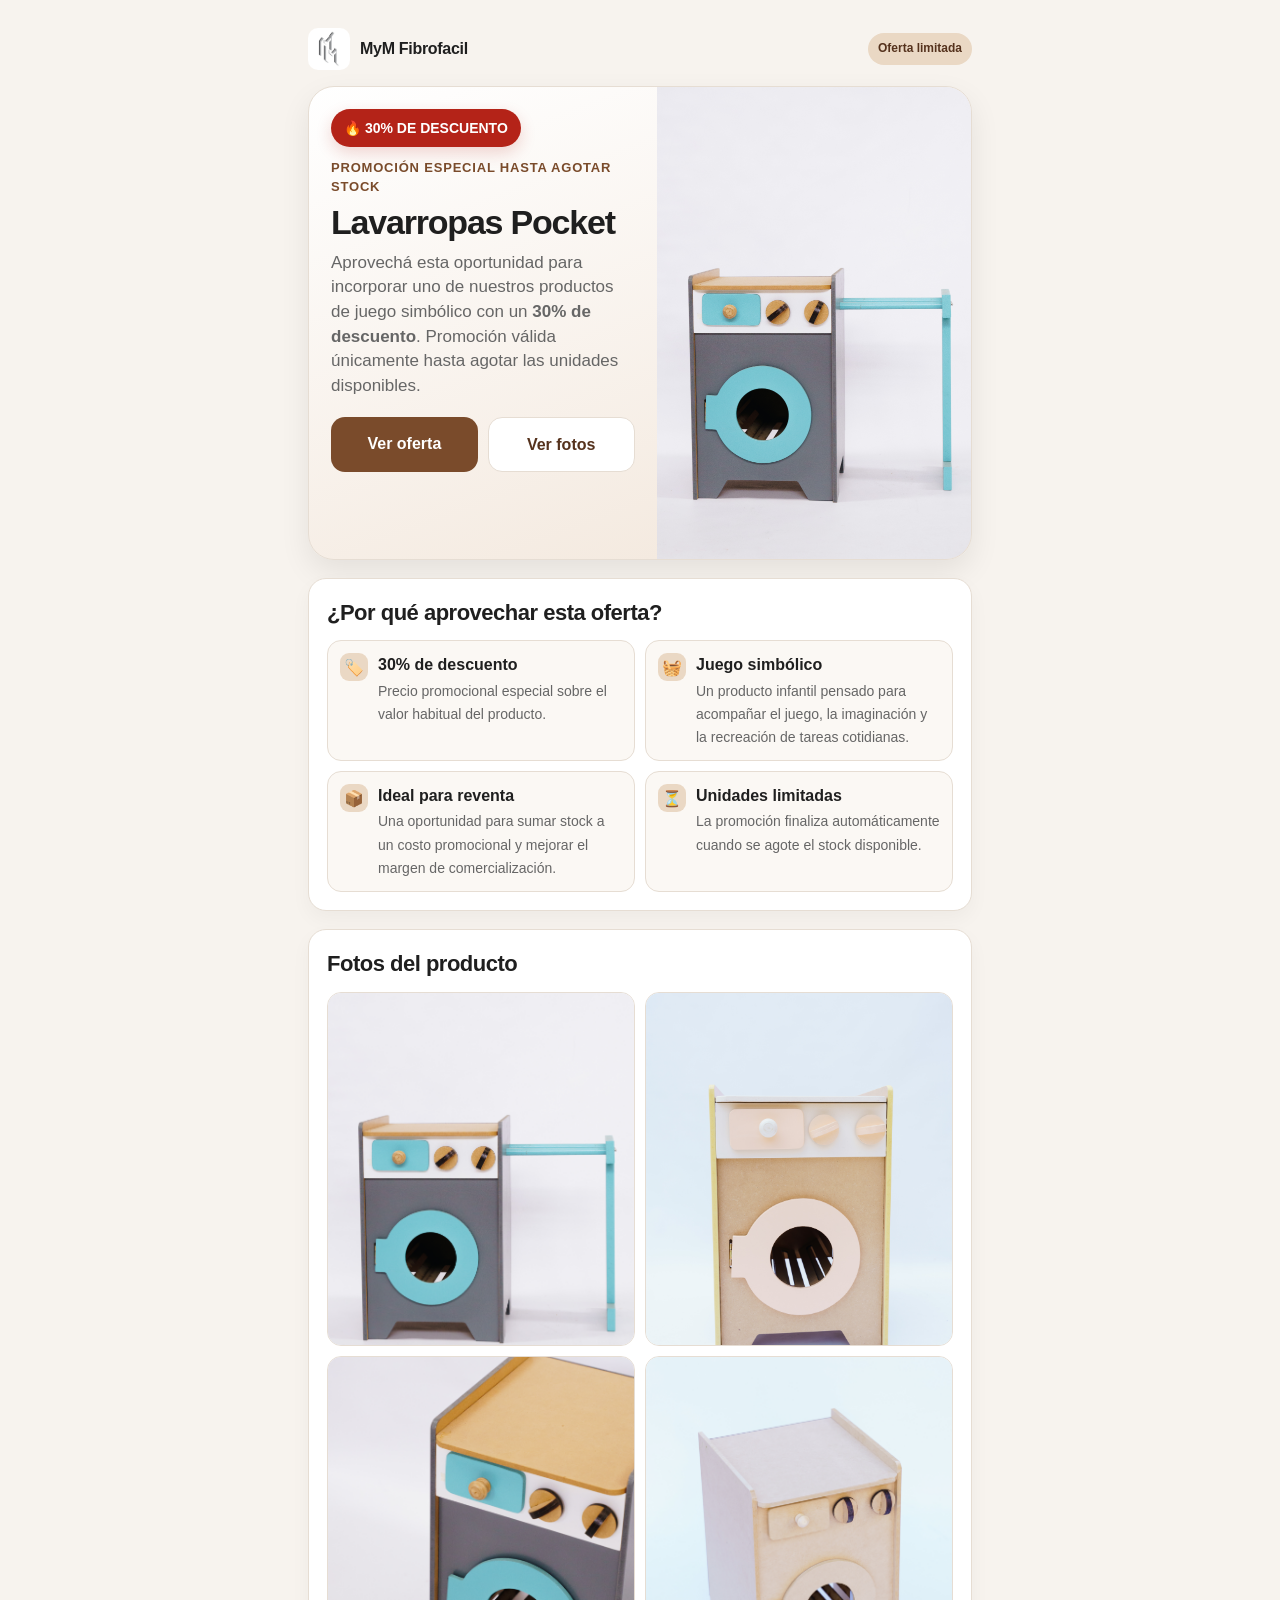
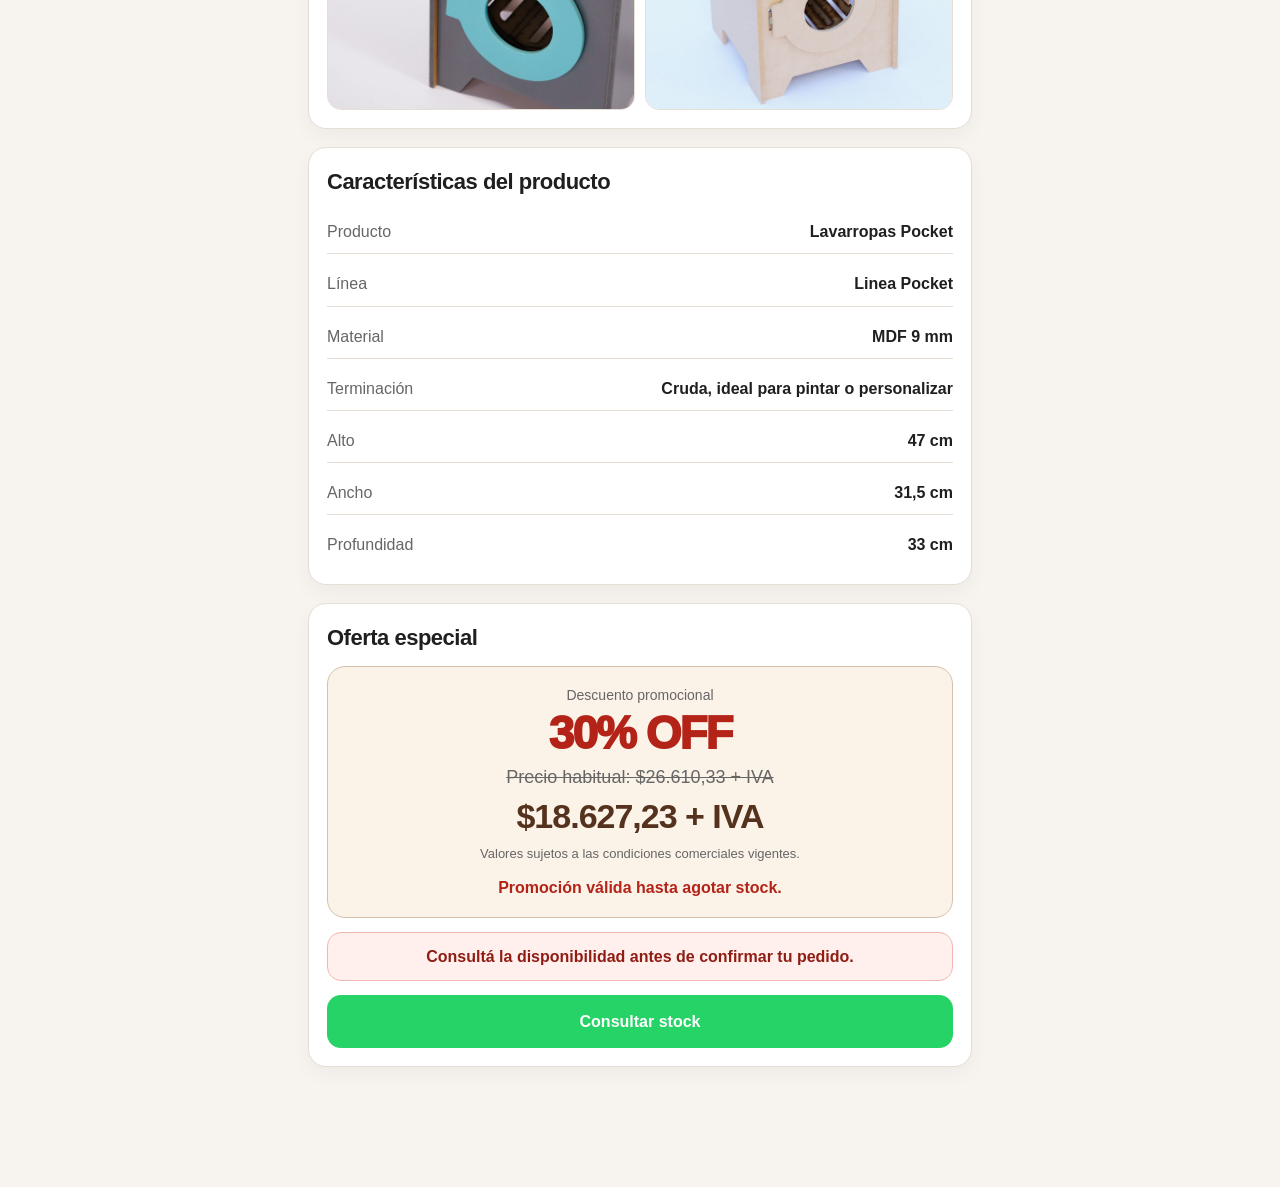
<file: index.html>
<!DOCTYPE html>
<html lang="es-AR">
<head>
  <meta charset="UTF-8" />
  <meta name="viewport" content="width=device-width, initial-scale=1.0" />
  <meta name="referrer" content="strict-origin-when-cross-origin" />

  <title>Oferta Lavarropas Pocket | 30% OFF | MyM Fibrofacil</title>
  <meta name="description" content="Oferta especial del Lavarropas Pocket con 30% de descuento hasta agotar stock. Producto mayorista de MyM Fibrofacil." />

  <!-- Open Graph para compartir por WhatsApp -->
  <meta property="og:title" content="Lavarropas Pocket con 30% de descuento" />
  <meta property="og:description" content="Oferta especial por tiempo limitado. Aprovechá el 30% de descuento hasta agotar stock." />
  <meta property="og:image" content="img/lavarropas-pocket-principal.jpg" />
  <meta property="og:type" content="website" />

  <style>
    :root {
      --bg: #f7f3ee;
      --card: #ffffff;
      --text: #1f1f1f;
      --muted: #666666;
      --brand: #7a4b2b;
      --brand-dark: #55321d;
      --accent: #d9b28c;
      --border: #e6ddd3;
      --success: #1f8f4d;
      --shadow: 0 12px 30px rgba(0, 0, 0, 0.08);
      --radius: 18px;
    }

    * {
      box-sizing: border-box;
    }

    body {
      margin: 0;
      font-family: Arial, Helvetica, sans-serif;
      background: var(--bg);
      color: var(--text);
      line-height: 1.45;
      padding-bottom: 92px;
    }

    img {
      max-width: 100%;
      display: block;
    }

    a {
      color: inherit;
      text-decoration: none;
    }

    .page {
      max-width: 720px;
      margin: 0 auto;
      padding: 18px;
    }

    .topbar {
      display: flex;
      align-items: center;
      justify-content: space-between;
      gap: 12px;
      margin-bottom: 16px;
    }

    .brand {
      display: flex;
      align-items: center;
      gap: 10px;
      font-weight: 800;
      letter-spacing: -0.3px;
    }

    .brand-logo {
      width: 42px;
      height: 42px;
      object-fit: contain;
      display: block;
      border-radius: 10px;
      background: white;
      padding: 3px;
    }

    .tag {
      font-size: 12px;
      font-weight: 700;
      color: var(--brand-dark);
      background: #ead8c4;
      padding: 7px 10px;
      border-radius: 999px;
      white-space: nowrap;
    }

    .hero {
      background: linear-gradient(160deg, #ffffff 0%, #f2e6da 100%);
      border: 1px solid var(--border);
      border-radius: 26px;
      overflow: hidden;
      box-shadow: var(--shadow);
    }

    .hero-content {
      padding: 22px;
    }

    .eyebrow {
      color: var(--brand);
      font-weight: 800;
      font-size: 13px;
      text-transform: uppercase;
      letter-spacing: 0.8px;
      margin-bottom: 8px;
    }

    h1 {
      margin: 0 0 10px;
      font-size: 34px;
      line-height: 1.05;
      letter-spacing: -1.2px;
    }

    .subtitle {
      color: var(--muted);
      font-size: 17px;
      margin: 0 0 18px;
    }

    .hero-image {
      background: #efe4d8;
    }

    .hero-image img {
      width: 100%;
      aspect-ratio: 4 / 3;
      object-fit: cover;
    }

    .cta-row {
      display: grid;
      grid-template-columns: 1fr;
      gap: 10px;
      margin-top: 18px;
    }

    .btn {
      border: none;
      border-radius: 14px;
      padding: 15px 16px;
      font-size: 16px;
      font-weight: 800;
      text-align: center;
      cursor: pointer;
      display: block;
    }

    .btn-primary {
      background: var(--brand);
      color: white;
    }

    .btn-primary:hover {
      background: var(--brand-dark);
    }

    .btn-secondary {
      background: white;
      color: var(--brand-dark);
      border: 1px solid var(--border);
    }

    .section {
      margin-top: 18px;
      background: var(--card);
      border: 1px solid var(--border);
      border-radius: var(--radius);
      box-shadow: 0 8px 20px rgba(0,0,0,0.04);
      padding: 18px;
    }

    .section h2 {
      margin: 0 0 12px;
      font-size: 22px;
      letter-spacing: -0.5px;
    }

    .section p {
      margin-top: 0;
      color: var(--muted);
    }

    .features {
      display: grid;
      gap: 10px;
    }

    .feature {
      display: flex;
      gap: 10px;
      align-items: flex-start;
      background: #fbf8f4;
      border: 1px solid var(--border);
      padding: 12px;
      border-radius: 14px;
    }

    .icon {
      width: 28px;
      height: 28px;
      border-radius: 9px;
      background: #ead8c4;
      display: grid;
      place-items: center;
      flex: 0 0 auto;
    }

    .feature strong {
      display: block;
      margin-bottom: 2px;
    }

    .feature span {
      color: var(--muted);
      font-size: 14px;
    }

    .gallery {
      display: grid;
      grid-template-columns: 1fr 1fr;
      gap: 10px;
    }

    .gallery img {
      width: 100%;
      aspect-ratio: 1 / 1.15;
      object-fit: cover;
      border-radius: 14px;
      background: #eee;
      border: 1px solid var(--border);
    }

    .specs {
      display: grid;
      gap: 8px;
    }

    .spec {
      display: flex;
      justify-content: space-between;
      gap: 14px;
      border-bottom: 1px solid var(--border);
      padding: 10px 0;
    }

    .spec:last-child {
      border-bottom: none;
    }

    .spec span:first-child {
      color: var(--muted);
    }

    .spec span:last-child {
      font-weight: 800;
      text-align: right;
    }



    .price-card {
      border: 1px solid #d5c1ad;
      background: #fbf2e8;
      border-radius: 18px;
      padding: 18px;
      text-align: center;
    }

    .price-label {
      color: var(--muted);
      font-size: 14px;
      margin-bottom: 3px;
    }

    .price {
      font-size: 34px;
      font-weight: 900;
      color: var(--brand-dark);
      letter-spacing: -1px;
    }

    .price-note {
      color: var(--muted);
      font-size: 13px;
      margin-top: 4px;
    }

    .video-wrap {
      position: relative;
      width: 100%;
      padding-bottom: 56.25%;
      border-radius: 16px;
      overflow: hidden;
      background: #111;
      border: 1px solid var(--border);
    }

    .video-wrap iframe {
      position: absolute;
      inset: 0;
      width: 100%;
      height: 100%;
      border: 0;
    }

    .faq details {
      border-bottom: 1px solid var(--border);
      padding: 12px 0;
    }

    .faq details:last-child {
      border-bottom: none;
    }

    .faq summary {
      cursor: pointer;
      font-weight: 800;
    }

    .faq p {
      margin: 8px 0 0;
      font-size: 14px;
    }

    .sticky-cta {
      position: fixed;
      left: 0;
      right: 0;
      bottom: 0;
      background: rgba(255,255,255,0.94);
      backdrop-filter: blur(10px);
      border-top: 1px solid var(--border);
      padding: 12px 16px;
      z-index: 20;
    }

    .sticky-inner {
      max-width: 720px;
      margin: 0 auto;
      display: grid;
      grid-template-columns: 1fr;
      gap: 8px;
    }

    .whatsapp {
      background: #25D366;
      color: white;
    }

    .footer {
      color: var(--muted);
      text-align: center;
      font-size: 13px;
      margin: 18px 0 6px;
    }

    @media (min-width: 640px) {
      .page {
        padding: 28px;
      }

      .hero {
        display: grid;
        grid-template-columns: 1.05fr 0.95fr;
        align-items: stretch;
      }

      .hero-image img {
        height: 100%;
        aspect-ratio: auto;
      }

      .cta-row {
        grid-template-columns: 1fr 1fr;
      }

      .features {
        grid-template-columns: 1fr 1fr;
      }

      .sticky-inner {
        grid-template-columns: 1fr 1fr;
      }
    }
  
    .sale-badge {
      display: inline-flex;
      align-items: center;
      gap: 8px;
      background: #b42318;
      color: white;
      font-weight: 900;
      font-size: 14px;
      padding: 9px 13px;
      border-radius: 999px;
      margin-bottom: 12px;
      box-shadow: 0 6px 16px rgba(180, 35, 24, 0.18);
    }

    .discount {
      font-size: 46px;
      font-weight: 950;
      line-height: 1;
      color: #b42318;
      letter-spacing: -2px;
      margin: 4px 0 8px;
    }

    .old-price {
      color: var(--muted);
      text-decoration: line-through;
      font-size: 18px;
      margin-bottom: 2px;
    }

    .stock-warning {
      margin-top: 12px;
      font-weight: 800;
      color: #b42318;
    }

    .offer-strip {
      margin-top: 14px;
      background: #fff0ed;
      color: #8f1d14;
      border: 1px solid #f1b8b1;
      border-radius: 14px;
      padding: 12px 14px;
      font-weight: 800;
      text-align: center;
    }

  </style>
</head>

<body>
  <!--
    INSTRUCCIONES RÁPIDAS:
    1) Guardar las fotos dentro de /img/ con estos nombres:
       - lavarropas-pocket-principal.jpg
       - lavarropas-pocket-frontal.jpg
       - lavarropas-pocket-detalle.jpg
       - lavarropas-pocket-lateral.jpg
    2) Los precios y medidas ya están cargados.
    3) El enlace de WhatsApp ya está preparado.
  -->

  <main class="page">
    <header class="topbar">
      <div class="brand">
        <img class="brand-logo" src="img/logo.png" alt="Logo MyM Fibrofacil" />
        <div>MyM Fibrofacil</div>
      </div>
      <div class="tag">Oferta limitada</div>
    </header>

    <section class="hero">
      <div class="hero-content">
        <div class="sale-badge">🔥 30% DE DESCUENTO</div>
        <div class="eyebrow">Promoción especial hasta agotar stock</div>
        <h1>Lavarropas Pocket</h1>
        <p class="subtitle">
          Aprovechá esta oportunidad para incorporar uno de nuestros productos de juego simbólico con un <strong>30% de descuento</strong>. Promoción válida únicamente hasta agotar las unidades disponibles.
        </p>

        <div class="cta-row">
          <a class="btn btn-primary" href="#oferta">Ver oferta</a>
          <a class="btn btn-secondary" href="#fotos">Ver fotos</a>
        </div>
      </div>

      <div class="hero-image">
        <img src="img/lavarropas-pocket-principal.jpg" alt="Lavarropas Pocket MyM Fibrofacil" />
      </div>
    </section>

    <section class="section">
      <h2>¿Por qué aprovechar esta oferta?</h2>
      <div class="features">
        <div class="feature">
          <div class="icon">🏷️</div>
          <div>
            <strong>30% de descuento</strong>
            <span>Precio promocional especial sobre el valor habitual del producto.</span>
          </div>
        </div>

        <div class="feature">
          <div class="icon">🧺</div>
          <div>
            <strong>Juego simbólico</strong>
            <span>Un producto infantil pensado para acompañar el juego, la imaginación y la recreación de tareas cotidianas.</span>
          </div>
        </div>

        <div class="feature">
          <div class="icon">📦</div>
          <div>
            <strong>Ideal para reventa</strong>
            <span>Una oportunidad para sumar stock a un costo promocional y mejorar el margen de comercialización.</span>
          </div>
        </div>

        <div class="feature">
          <div class="icon">⏳</div>
          <div>
            <strong>Unidades limitadas</strong>
            <span>La promoción finaliza automáticamente cuando se agote el stock disponible.</span>
          </div>
        </div>
      </div>
    </section>


    <section id="fotos" class="section">
      <h2>Fotos del producto</h2>
      <div class="gallery">
        <img src="img/lavarropas-pocket-principal.jpg" alt="Lavarropas Pocket vista principal" />
        <img src="img/lavarropas-pocket-frontal.jpg" alt="Lavarropas Pocket vista frontal" />
        <img src="img/lavarropas-pocket-detalle.jpg" alt="Lavarropas Pocket detalle" />
        <img src="img/lavarropas-pocket-lateral.jpg" alt="Lavarropas Pocket vista lateral" />
      </div>
    </section>

    <section class="section">
      <h2>Características del producto</h2>
      <div class="specs">
        <div class="spec">
          <span>Producto</span>
          <span>Lavarropas Pocket</span>
        </div>
        <div class="spec">
          <span>Línea</span>
          <span>Linea Pocket</span>
        </div>
        <div class="spec">
          <span>Material</span>
          <span>MDF 9 mm</span>
        </div>
        <div class="spec">
          <span>Terminación</span>
          <span>Cruda, ideal para pintar o personalizar</span>
        </div>
        <div class="spec">
          <span>Alto</span>
          <span>47 cm</span>
        </div>
        <div class="spec">
          <span>Ancho</span>
          <span>31,5 cm</span>
        </div>
        <div class="spec">
          <span>Profundidad</span>
          <span>33 cm</span>
        </div>
      </div>
    </section>

    <section id="oferta" class="section">
      <h2>Oferta especial</h2>
      <div class="price-card">
        <div class="price-label">Descuento promocional</div>
        <div class="discount">30% OFF</div>
        <div class="old-price">Precio habitual: $26.610,33 + IVA</div>
        <div class="price">$18.627,23 + IVA</div>
        <div class="price-note">Valores sujetos a las condiciones comerciales vigentes.</div>
        <div class="stock-warning">Promoción válida hasta agotar stock.</div>
      </div>

      <div class="offer-strip">
        Consultá la disponibilidad antes de confirmar tu pedido.
      </div>

      <div style="margin-top: 14px;">
        <a class="btn whatsapp" href="https://wa.me/5491159339958?text=Hola%2C%20quiero%20consultar%20por%20la%20oferta%20del%20Lavarropas%20Pocket%20con%2030%25%20de%20descuento" target="_blank" rel="noopener">
        Consultar stock
      </a>
    </div>
  </div>
</body>
</html>
</file>
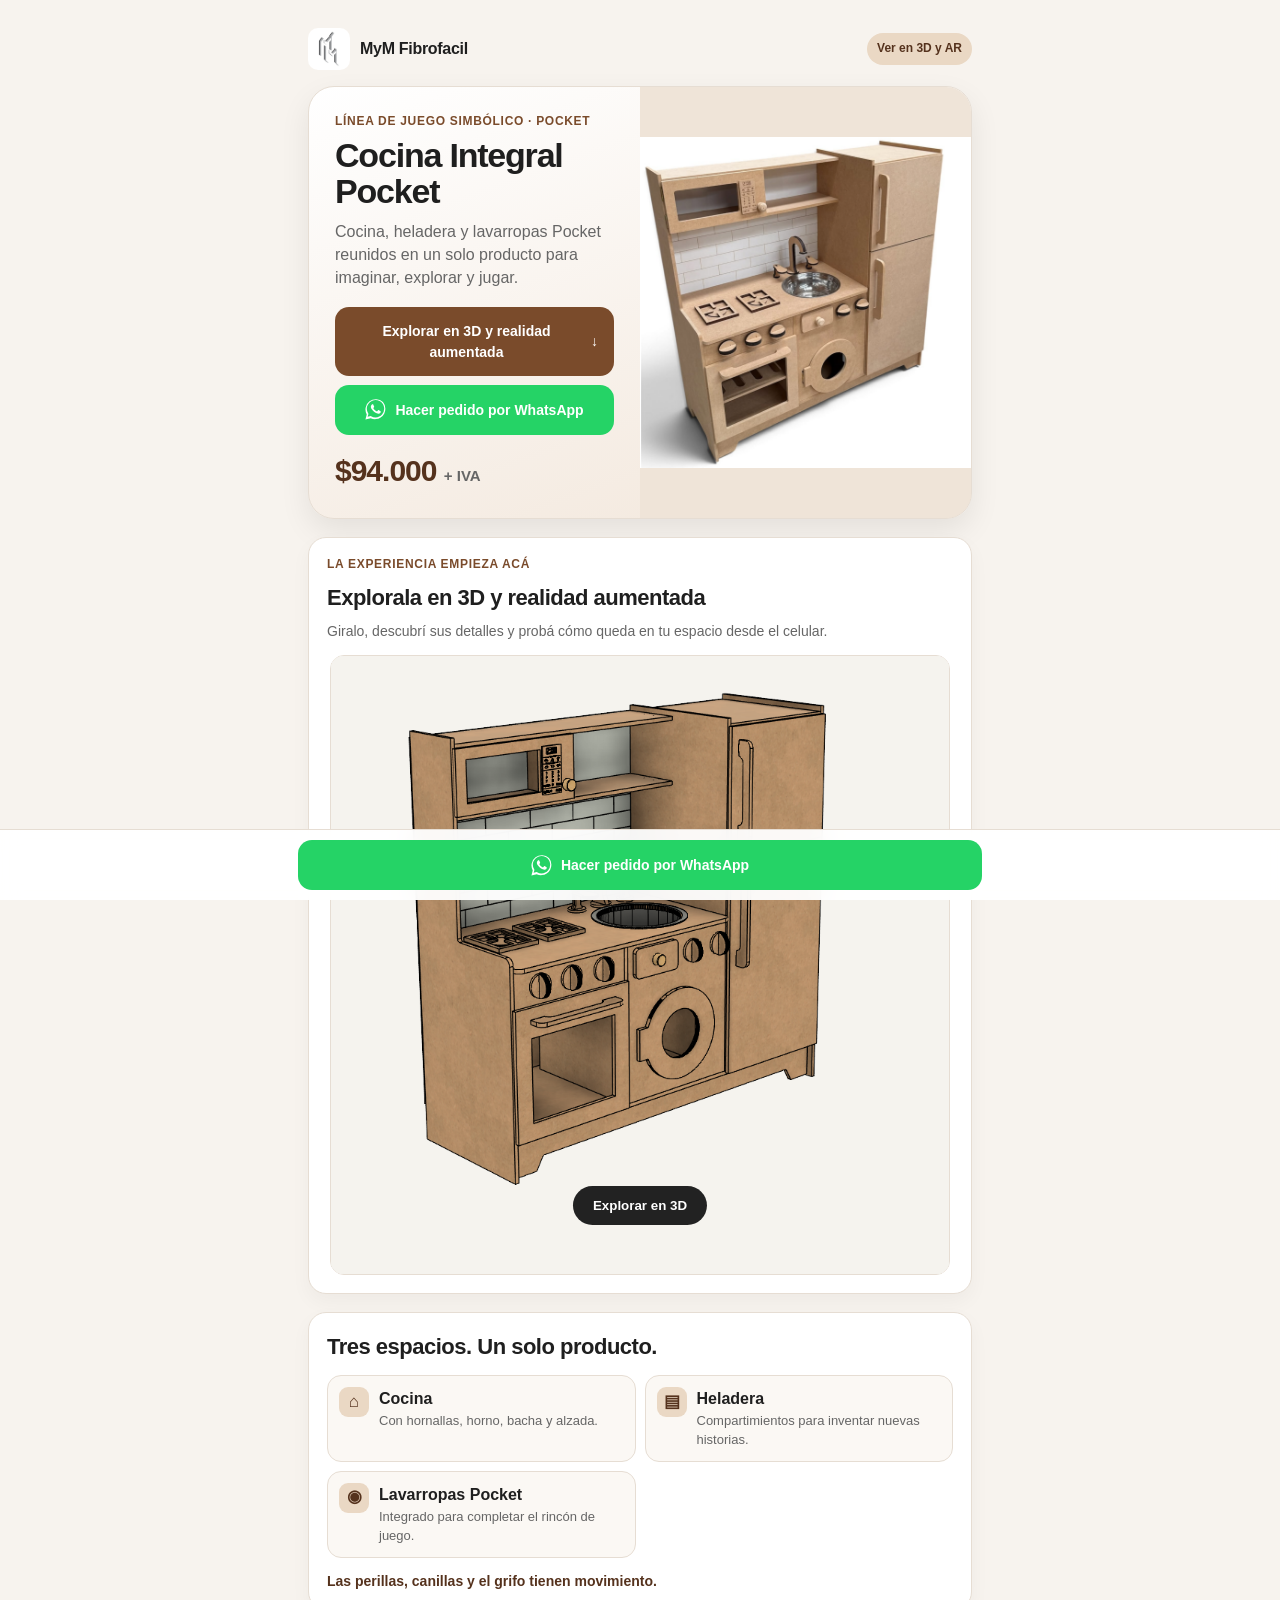
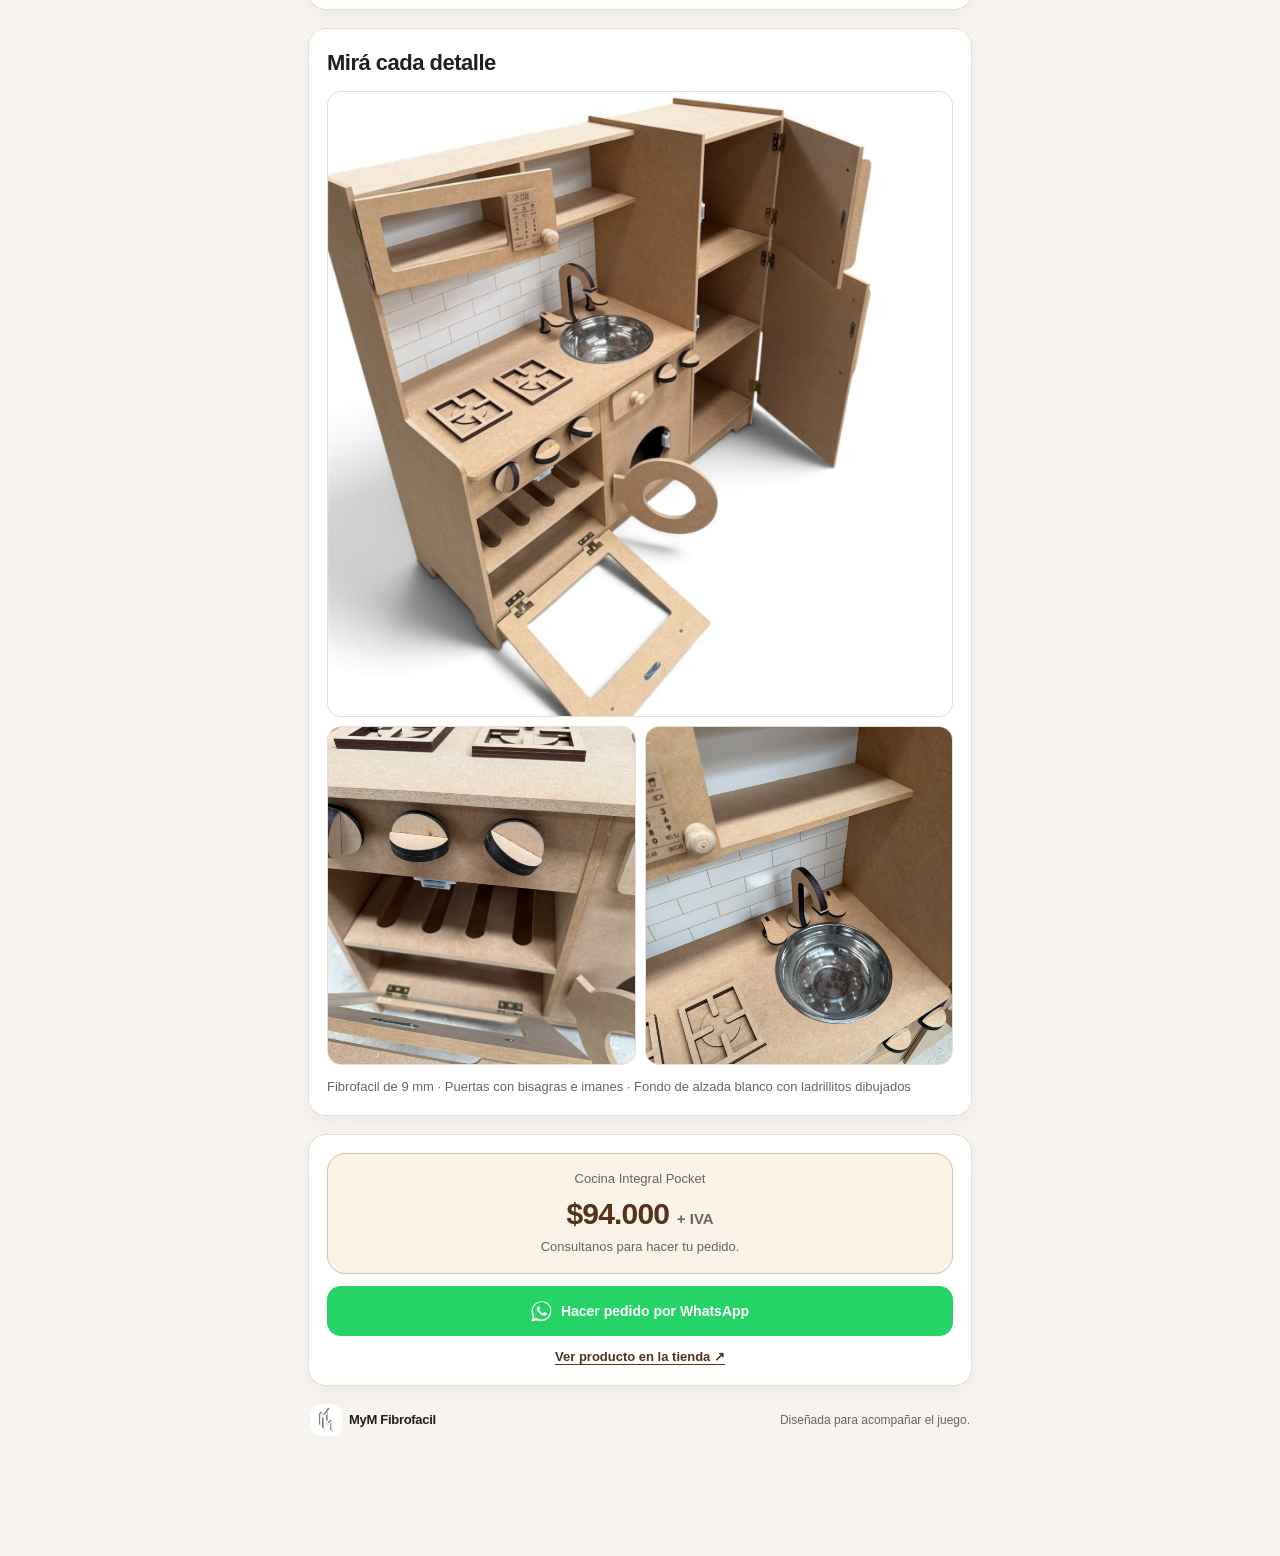
<file: cocina-integral-pocket/index.html>
<!doctype html>
<html lang="es-AR">
<head>
  <meta charset="utf-8">
  <meta name="viewport" content="width=device-width, initial-scale=1">
  <meta name="theme-color" content="#f7f3ee">
  <meta name="description" content="Cocina Integral Pocket: cocina, heladera y lavarropas en un solo producto. Exploralos en 3D y realidad aumentada.">
  <meta property="og:title" content="Cocina Integral Pocket | MyM Fibrofacil">
  <meta property="og:description" content="Tres espacios de juego en un solo producto. Mirala en 3D y realidad aumentada.">
  <meta property="og:image" content="assets/img/cocina-integral-pocket-frente.png">
  <meta property="og:type" content="website">
  <title>Cocina Integral Pocket | MyM Fibrofacil</title>
  <link rel="stylesheet" href="assets/css/producto.css?v=3">
</head>
<body>
  <main class="page" id="inicio">
    <header class="topbar">
      <a class="brand" href="#inicio" aria-label="MyM Fibrofacil, inicio">
        <img class="brand-logo" src="assets/img/logo.png" alt="Logo MyM Fibrofacil">
        <span>MyM Fibrofacil</span>
      </a>
      <a class="tag" href="#visor">Ver en 3D y AR</a>
    </header>

    <section class="hero" aria-labelledby="product-title">
      <div class="hero-content">
        <p class="eyebrow">Línea de juego simbólico · Pocket</p>
        <h1 id="product-title">Cocina Integral Pocket</h1>
        <p class="subtitle">Cocina, heladera y lavarropas Pocket reunidos en un solo producto para imaginar, explorar y jugar.</p>
        <div class="hero-actions">
          <a class="btn btn-primary" href="#visor">Explorar en 3D y realidad aumentada <span aria-hidden="true">↓</span></a>
          <a class="btn btn-whatsapp" href="https://wa.me/5491159339958?text=Hola%2C%20quiero%20hacer%20un%20pedido%20de%20la%20Cocina%20Integral%20Pocket." target="_blank" rel="noopener noreferrer">
            <svg class="whatsapp-icon" viewBox="0 0 24 24" aria-hidden="true"><path fill="currentColor" d="M20.5 3.5A11.8 11.8 0 0 0 2 17.7L.5 23.5l6-1.6A11.8 11.8 0 0 0 23.3 11a11.7 11.7 0 0 0-2.8-7.5ZM12 21a9.8 9.8 0 0 1-5-1.4l-.4-.2-3.6 1 1-3.5-.3-.4A9.9 9.9 0 1 1 12 21Zm5.4-7.4c-.3-.1-1.6-.8-1.9-.9-.2-.1-.4-.1-.6.2-.2.3-.7.9-.9 1.1-.2.2-.3.2-.6.1-.3-.2-1.2-.5-2.3-1.5-.8-.7-1.4-1.6-1.5-1.9-.2-.3 0-.4.1-.6l.4-.5.3-.5c.1-.2 0-.4 0-.5l-.9-2.1c-.2-.5-.5-.4-.6-.4h-.5c-.2 0-.5.1-.7.4-.3.3-1 1-1 2.4s1 2.7 1.1 2.9c.2.2 2 3.1 4.8 4.3.7.3 1.2.5 1.6.6.7.2 1.3.2 1.8.1.5-.1 1.6-.7 1.8-1.3.2-.7.2-1.2.2-1.3-.1-.2-.3-.3-.6-.4Z"/></svg>
            Hacer pedido por WhatsApp
          </a>
        </div>
        <p class="price">$94.000 <span>+ IVA</span></p>
      </div>
      <figure class="hero-image"><img src="assets/img/cocina-integral-pocket-frente.png" alt="Cocina Integral Pocket completa" fetchpriority="high"></figure>
    </section>

    <section id="visor" class="section viewer-section" aria-labelledby="viewer-title">
      <div class="viewer-intro">
        <p class="eyebrow">La experiencia empieza acá</p>
        <h2 id="viewer-title">Explorala en 3D y realidad aumentada</h2>
        <p>Giralo, descubrí sus detalles y probá cómo queda en tu espacio desde el celular.</p>
      </div>
      <div class="viewer-frame">
        <iframe src="assets/html/visor-cocina-pocket.html" title="Visor 3D y realidad aumentada de Cocina Integral Pocket" loading="lazy" allow="xr-spatial-tracking; camera; gyroscope; accelerometer; magnetometer; fullscreen" allowfullscreen referrerpolicy="strict-origin-when-cross-origin"></iframe>
      </div>
    </section>

    <section class="section product-story" aria-labelledby="story-title">
      <h2 id="story-title">Tres espacios. Un solo producto.</h2>
      <div class="features">
        <article class="feature"><span class="feature-icon" aria-hidden="true">⌂</span><div><strong>Cocina</strong><span>Con hornallas, horno, bacha y alzada.</span></div></article>
        <article class="feature"><span class="feature-icon" aria-hidden="true">▤</span><div><strong>Heladera</strong><span>Compartimientos para inventar nuevas historias.</span></div></article>
        <article class="feature"><span class="feature-icon" aria-hidden="true">◉</span><div><strong>Lavarropas Pocket</strong><span>Integrado para completar el rincón de juego.</span></div></article>
      </div>
      <p class="movement-note">Las perillas, canillas y el grifo tienen movimiento.</p>
    </section>

    <section id="fotos" class="section photos-section" aria-labelledby="photos-title">
      <h2 id="photos-title">Mirá cada detalle</h2>
      <div class="gallery">
        <img src="assets/img/cocina-integral-pocket-abierta.png" alt="Cocina Integral Pocket con puertas y compartimientos abiertos" loading="lazy">
        <img src="assets/img/cocina-integral-pocket-detalle-hornallas.jpg" alt="Detalle de hornallas, perillas y horno" loading="lazy">
        <img src="assets/img/cocina-integral-pocket-detalle-bacha.jpg" alt="Detalle de bacha, canillas, grifo y alzada blanca con ladrillitos dibujados" loading="lazy">
      </div>
      <p class="material-note">Fibrofacil de 9 mm · Puertas con bisagras e imanes · Fondo de alzada blanco con ladrillitos dibujados</p>
    </section>

    <section class="section price-section" id="pedido">
      <div class="price-card"><span class="price-label">Cocina Integral Pocket</span><strong>$94.000 <small>+ IVA</small></strong><span class="price-note">Consultanos para hacer tu pedido.</span></div>
      <a class="btn btn-whatsapp" href="https://wa.me/5491159339958?text=Hola%2C%20quiero%20hacer%20un%20pedido%20de%20la%20Cocina%20Integral%20Pocket." target="_blank" rel="noopener noreferrer"><svg class="whatsapp-icon" viewBox="0 0 24 24" aria-hidden="true"><path fill="currentColor" d="M20.5 3.5A11.8 11.8 0 0 0 2 17.7L.5 23.5l6-1.6A11.8 11.8 0 0 0 23.3 11a11.7 11.7 0 0 0-2.8-7.5ZM12 21a9.8 9.8 0 0 1-5-1.4l-.4-.2-3.6 1 1-3.5-.3-.4A9.9 9.9 0 1 1 12 21Zm5.4-7.4c-.3-.1-1.6-.8-1.9-.9-.2-.1-.4-.1-.6.2-.2.3-.7.9-.9 1.1-.2.2-.3.2-.6.1-.3-.2-1.2-.5-2.3-1.5-.8-.7-1.4-1.6-1.5-1.9-.2-.3 0-.4.1-.6l.4-.5.3-.5c.1-.2 0-.4 0-.5l-.9-2.1c-.2-.5-.5-.4-.6-.4h-.5c-.2 0-.5.1-.7.4-.3.3-1 1-1 2.4s1 2.7 1.1 2.9c.2.2 2 3.1 4.8 4.3.7.3 1.2.5 1.6.6.7.2 1.3.2 1.8.1.5-.1 1.6-.7 1.8-1.3.2-.7.2-1.2.2-1.3-.1-.2-.3-.3-.6-.4Z"/></svg> Hacer pedido por WhatsApp</a>
      <a class="store-link" href="https://mymmadergroup.com/?post_type=product&amp;p=12154&amp;preview=true" target="_blank" rel="noopener noreferrer">Ver producto en la tienda ↗</a>
    </section>

    <footer class="footer"><a class="brand" href="#inicio"><img class="brand-logo" src="assets/img/logo.png" alt=""><span>MyM Fibrofacil</span></a><span>Diseñada para acompañar el juego.</span></footer>
  </main>
  <div class="sticky-cta"><a class="btn btn-whatsapp" href="https://wa.me/5491159339958?text=Hola%2C%20quiero%20hacer%20un%20pedido%20de%20la%20Cocina%20Integral%20Pocket." target="_blank" rel="noopener noreferrer"><svg class="whatsapp-icon" viewBox="0 0 24 24" aria-hidden="true"><path fill="currentColor" d="M20.5 3.5A11.8 11.8 0 0 0 2 17.7L.5 23.5l6-1.6A11.8 11.8 0 0 0 23.3 11a11.7 11.7 0 0 0-2.8-7.5ZM12 21a9.8 9.8 0 0 1-5-1.4l-.4-.2-3.6 1 1-3.5-.3-.4A9.9 9.9 0 1 1 12 21Zm5.4-7.4c-.3-.1-1.6-.8-1.9-.9-.2-.1-.4-.1-.6.2-.2.3-.7.9-.9 1.1-.2.2-.3.2-.6.1-.3-.2-1.2-.5-2.3-1.5-.8-.7-1.4-1.6-1.5-1.9-.2-.3 0-.4.1-.6l.4-.5.3-.5c.1-.2 0-.4 0-.5l-.9-2.1c-.2-.5-.5-.4-.6-.4h-.5c-.2 0-.5.1-.7.4-.3.3-1 1-1 2.4s1 2.7 1.1 2.9c.2.2 2 3.1 4.8 4.3.7.3 1.2.5 1.6.6.7.2 1.3.2 1.8.1.5-.1 1.6-.7 1.8-1.3.2-.7.2-1.2.2-1.3-.1-.2-.3-.3-.6-.4Z"/></svg> Hacer pedido por WhatsApp</a></div>
</body>
</html>
</file>
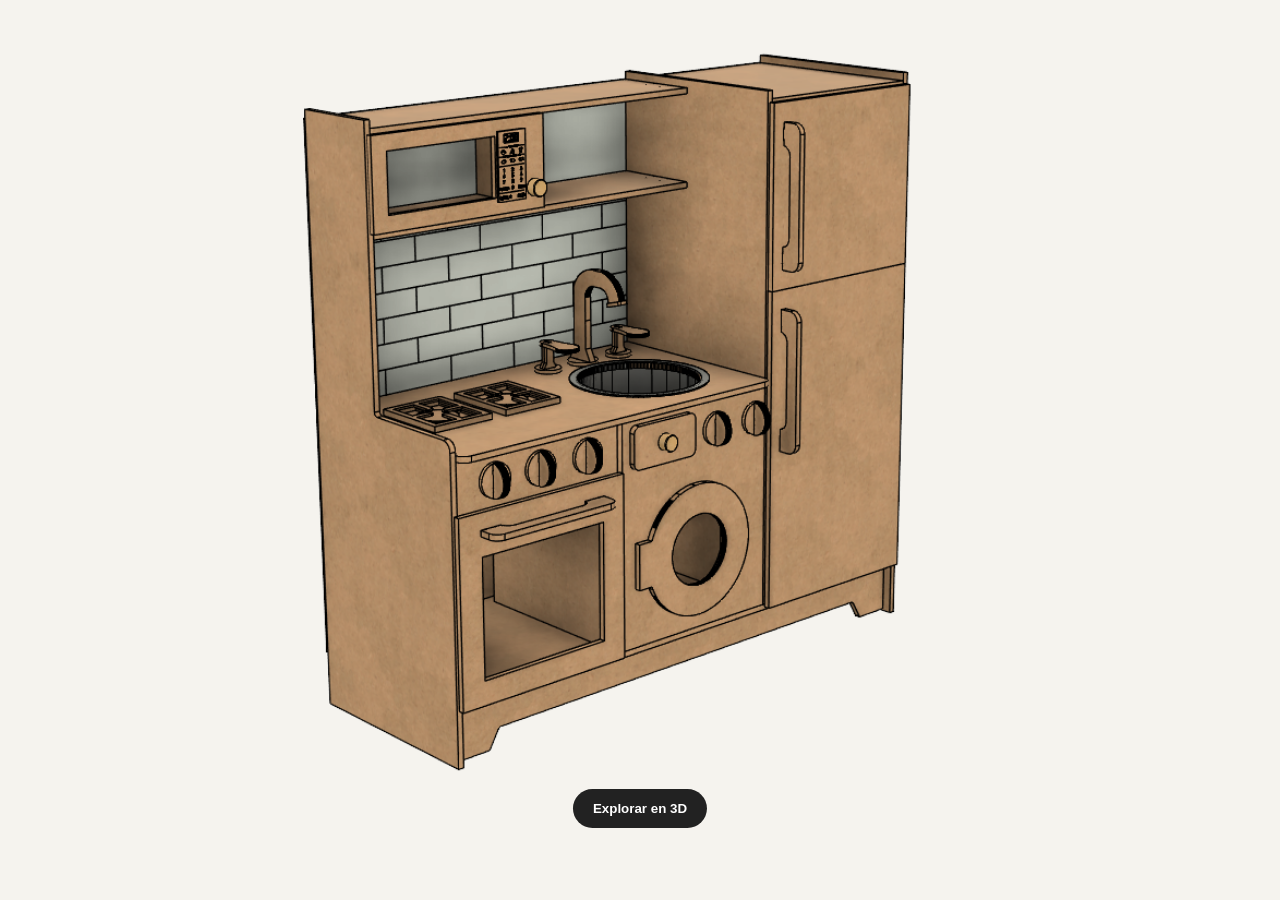
<file: cocina-integral-pocket/assets/html/visor-cocina-pocket.html>
<!doctype html>
<html lang="es">
<head>
  <meta charset="utf-8">
  <meta name="viewport" content="width=device-width, initial-scale=1">
  <meta name="theme-color" content="#f5f3ee">
  <title>Visor 3D | Cocina Integral Pocket</title>
  <link rel="stylesheet" href="../css/mym-galeria-3d.css">
  <link rel="stylesheet" href="../css/visor-embebido.css?v=5">
  <script defer src="../js/visor-embebido.js?v=2"></script>
  <script defer src="../js/mym-galeria-3d.js?v=3"></script>
</head>
<body>
  <div class="woocommerce-product-gallery__image mym3d-slide" data-mym3d='{"base":".","glb":"../models/modelo.glb","usdz":"../models/modelo-ar.usdz","poster":"../models/modelo.png","camera":{"orbita":"25deg 70deg 1.7m","objetivo":"0m 0.44m 0m","campo":"35deg","minimo":"auto 10deg 0.8m","maximo":"auto 100deg 3.5m"},"mobileOrbit":"25deg 70deg 1.7m","movements":[{"name":"Puerta horno","duration":1},{"name":"Puerta alzada","duration":1},{"name":"Puerta lavarropas","duration":1},{"name":"Puerta heladera superior","duration":1},{"name":"Puerta heladera inferior","duration":1},{"name":"Perillas cocina","duration":1},{"name":"Perillas lavarropas","duration":1},{"name":"Canillas hacia afuera","duration":1},{"name":"Grifo ±22,5°","duration":1}],"levelMovement":null,"chairMovement":null,"arModes":"webxr quick-look","arGlb":"../models/modelo-ar.glb"}'>
    <div class="mym3d-shell">
      <img class="mym3d-poster" src="../models/modelo.png" alt="Modelo 3D de la Cocina Integral Pocket">
      <button class="mym3d-start" type="button">Explorar en 3D</button>
    </div>
  </div>
</body>
</html>
</file>
<file: cocina-integral-pocket/assets/css/producto.css>
/* Estilos de la landing Cocina Integral Pocket, siguiendo el diseño compacto original. */
:root {
  --bg: #f7f3ee;
  --card: #fff;
  --text: #1f1f1f;
  --muted: #666;
  --brand: #7a4b2b;
  --brand-dark: #55321d;
  --accent: #d9b28c;
  --border: #e6ddd3;
  --shadow: 0 12px 30px rgba(0,0,0,.08);
  --radius: 18px;
}
* { box-sizing: border-box; }
html { scroll-behavior: smooth; }
body { margin: 0; padding-bottom: 88px; background: var(--bg); color: var(--text); font-family: Arial, Helvetica, sans-serif; line-height: 1.45; }
a { color: inherit; text-decoration: none; }
img { display: block; max-width: 100%; }
.page { width: min(720px, 100%); margin: 0 auto; padding: 18px; }
.topbar { display: flex; align-items: center; justify-content: space-between; gap: 12px; margin-bottom: 16px; }
.brand { display: inline-flex; align-items: center; gap: 10px; font-weight: 800; letter-spacing: -.3px; }
.brand-logo { width: 42px; height: 42px; flex: 0 0 42px; padding: 3px; border-radius: 10px; background: #fff; object-fit: contain; }
.tag { padding: 7px 10px; border-radius: 999px; background: #ead8c4; color: var(--brand-dark); font-size: 12px; font-weight: 700; white-space: nowrap; }
.hero { overflow: hidden; border: 1px solid var(--border); border-radius: 26px; background: linear-gradient(160deg,#fff 0%,#f2e6da 100%); box-shadow: var(--shadow); }
.hero-content { padding: 22px; }
.eyebrow { margin: 0 0 8px; color: var(--brand); font-size: 12px; font-weight: 800; letter-spacing: .7px; text-transform: uppercase; }
h1,h2,p,figure { margin-top: 0; }
h1 { margin-bottom: 10px; font-size: 34px; line-height: 1.05; letter-spacing: -1.2px; }
h2 { margin-bottom: 12px; font-size: 22px; letter-spacing: -.5px; }
.subtitle { margin-bottom: 18px; color: var(--muted); font-size: 16px; }
.hero-image { margin: 0; background: #efe4d8; }
.hero-image img { width: 100%; aspect-ratio: 1 / 1; object-fit: contain; }
.hero-actions { display: grid; gap: 9px; }
.btn { display: flex; min-height: 50px; align-items: center; justify-content: center; gap: 9px; padding: 13px 15px; border: 1px solid transparent; border-radius: 14px; font-size: 14px; font-weight: 800; text-align: center; }
.btn-primary { background: var(--brand); color: #fff; }
.btn-primary:hover { background: var(--brand-dark); }
.btn-whatsapp { background: #25d366; color: #fff; }
.whatsapp-icon { width: 21px; height: 21px; flex: 0 0 21px; }
.price { margin: 14px 0 0; color: var(--brand-dark); font-size: 30px; font-weight: 900; letter-spacing: -1px; }
.price span,.price-card small { color: var(--muted); font-size: 15px; font-weight: 700; letter-spacing: 0; }
.section { margin-top: 18px; padding: 18px; border: 1px solid var(--border); border-radius: var(--radius); background: var(--card); box-shadow: 0 8px 20px rgba(0,0,0,.04); }
.section > p:last-child { margin-bottom: 0; }
.viewer-section { padding: 18px; scroll-margin-top: 8px; }
.viewer-intro h2 { margin-bottom: 7px; }
.viewer-intro > p:last-child { margin-bottom: 14px; color: var(--muted); font-size: 14px; }
.viewer-frame { overflow: hidden; width: 100%; aspect-ratio: 1 / 1; border: 1px solid var(--border); border-radius: 14px; background: #f5f3ee; }
.viewer-frame iframe { display: block; width: 100%; height: 100%; border: 0; background: #f5f3ee; }
.features { display: grid; gap: 9px; }
.feature { display: flex; align-items: flex-start; gap: 10px; padding: 11px; border: 1px solid var(--border); border-radius: 14px; background: #fbf8f4; }
.feature-icon { display: grid; width: 30px; height: 30px; flex: 0 0 30px; place-items: center; border-radius: 9px; background: #ead8c4; color: var(--brand-dark); font-size: 17px; font-weight: 700; }
.feature strong,.feature span:last-child { display: block; }
.feature strong { margin-bottom: 2px; }
.feature div span { color: var(--muted); font-size: 13px; }
.movement-note { margin: 13px 0 0; color: var(--brand-dark); font-size: 14px; font-weight: 700; }
.gallery { display: grid; grid-template-columns: 1fr 1fr; gap: 9px; }
.gallery img { width: 100%; aspect-ratio: 1 / 1.1; border: 1px solid var(--border); border-radius: 14px; background: #eee; object-fit: cover; }
.gallery img:first-child { grid-column: 1 / -1; aspect-ratio: 1 / 1; object-fit: contain; }
.material-note { margin: 13px 0 0; color: var(--muted); font-size: 13px; }
.price-section { text-align: center; }
.price-card { display: grid; gap: 3px; padding: 16px; border: 1px solid #d5c1ad; border-radius: 18px; background: #fbf2e8; }
.price-label,.price-note { color: var(--muted); font-size: 13px; }
.price-card strong { color: var(--brand-dark); font-size: 30px; letter-spacing: -.8px; }
.price-section > .btn { margin-top: 12px; }
.store-link { display: inline-block; margin-top: 12px; color: var(--brand-dark); font-size: 13px; font-weight: 700; text-decoration: underline; text-underline-offset: 3px; }
.footer { display: flex; align-items: center; justify-content: space-between; gap: 10px; padding: 18px 2px 4px; color: var(--muted); font-size: 12px; }
.footer .brand { gap: 7px; color: var(--text); font-size: 13px; }
.footer .brand-logo { width: 32px; height: 32px; flex-basis: 32px; }
.sticky-cta { position: fixed; z-index: 10; right: 0; bottom: 0; left: 0; padding: 10px 16px; border-top: 1px solid var(--border); background: rgba(255,255,255,.95); backdrop-filter: blur(10px); }
.sticky-cta .btn { width: min(684px,100%); margin: 0 auto; }
@media (min-width: 760px) {
  .page { padding: 28px; }
  .hero { display: grid; grid-template-columns: 1fr 1fr; align-items: stretch; }
  .hero-content { padding: 26px; }
  .hero-image img { height: 100%; aspect-ratio: auto; object-fit: contain; }
  .hero-actions { grid-template-columns: 1fr; }
  .features { grid-template-columns: 1fr 1fr; }
  .viewer-frame { width: min(100%, 620px); margin-inline: auto; }
}
@media (max-width: 420px) {
  .page { padding: 14px; }
  .brand { gap: 7px; font-size: 14px; }
  .brand-logo { width: 36px; height: 36px; flex-basis: 36px; }
  h1 { font-size: 31px; }
  .section { padding: 15px; }
  .viewer-section { padding: 14px; }
  .viewer-frame { width: 100%; }
  .footer { align-items: flex-start; flex-direction: column; }
}
@media (prefers-reduced-motion: reduce) { html { scroll-behavior: auto; } }
</file>
<file: cocina-integral-pocket/assets/css/mym-galeria-3d.css>
.mym3d-slide,.mym3d-shell{position:relative;width:100%;aspect-ratio:1/1;background:#f5f3ee}.mym3d-shell{display:flex;align-items:center;justify-content:center;overflow:hidden}.mym3d-shell.mym3d-active{touch-action:none}.mym3d-poster{width:100%!important;height:100%!important;object-fit:contain}.mym3d-start{position:absolute;bottom:8%;left:50%;transform:translateX(-50%);z-index:2;border:0;border-radius:99px;padding:12px 20px;background:#222;color:#fff;font-weight:600;cursor:pointer;white-space:nowrap}.mym3d-viewer{display:block;width:100%;height:100%;touch-action:none!important}.mym3d-controls{position:absolute;left:8px;right:8px;bottom:8px;display:flex;align-items:center;gap:8px;padding:8px;background:rgba(255,255,255,.94);border-radius:9px;z-index:3}.mym3d-controls label{font-size:12px}.mym3d-controls select{max-width:125px}.mym3d-controls input[type=range]{min-width:60px;flex:1}.mym3d-controls output{font-size:12px;min-width:30px}.mym3d-ar{position:absolute;right:10px;top:10px;z-index:4;border:0;border-radius:99px;padding:10px 14px;background:#222;color:white;cursor:pointer;display:none}@media(max-width:767px){.mym3d-ar.mym3d-ar-ready{display:block}.mym3d-controls{flex-wrap:wrap}.mym3d-controls input[type=range]{flex-basis:40%}}.woocommerce-product-gallery .flex-control-nav img[src*="vista-3d-v2.webp"]{object-fit:contain;background:#f5f3ee}

@media(max-width:767px){.mym3d-viewer{position:absolute;inset:0;height:100%}.mym3d-has-movements .mym3d-viewer{height:calc(100% - 88px)}.mym3d-controls{bottom:0;min-height:72px}.mym3d-ar.mym3d-ar-ready{left:10px;right:auto;max-width:calc(100% - 65px)}}

body:is(.postid-812,.postid-776,.postid-813,.postid-879,.postid-880,.postid-742,.postid-743,.postid-777,.postid-767,.postid-12154) .woocommerce-product-gallery .flex-control-nav img[alt="Vista 3D"]{
  display:block;
  width:100%!important;
  height:auto!important;
  aspect-ratio:1/1!important;
  object-fit:cover!important;
  object-position:center;
  background:#f5f3ee;
}


body.postid-776 .mym3d-poster{object-fit:cover;object-position:center}

body.postid-813 .mym3d-poster{object-fit:cover;object-position:center}

body.postid-12154 .mym3d-poster{object-fit:cover;object-position:center}
</file>
<file: cocina-integral-pocket/assets/css/visor-embebido.css>
/* Ajustes de tamaño y zoom para mostrar solo el visor de la ficha del producto. */
html, body { width: 100%; height: 100%; min-height: 100%; margin: 0; overflow: hidden; background: #f5f3ee; }
.mym3d-slide, .mym3d-shell { width: 100%; height: 100%; min-height: 100%; aspect-ratio: auto; background: #f5f3ee; }
.mym3d-shell { overflow: hidden; }
.mym3d-poster { object-fit: cover !important; object-position: center; transform: translateY(-8%); }
.mym3d-viewer { width: 100%; height: 100%; }
.mym3d-zoom { position: absolute; z-index: 5; top: 12px; right: 12px; display: grid; width: 42px; height: 42px; place-items: center; padding: 0; border: 0; border-radius: 50%; background: rgba(255,255,255,.96); color: #111; box-shadow: 0 1px 5px rgba(0,0,0,.12); cursor: pointer; }
.mym3d-zoom svg { width: 21px; height: 21px; }
.mym3d-controls { bottom: 8px; }
@media (max-width: 767px) {
  .mym3d-ar { display: block; left: 12px; right: auto; max-width: calc(100% - 72px); padding: 11px 15px; font-weight: 700; box-shadow: 0 2px 8px rgba(0,0,0,.18); }
  .mym3d-viewer { position: absolute; inset: 0; height: 100%; }
  .mym3d-has-movements .mym3d-viewer { height: calc(100% - 88px); }
  .mym3d-controls { bottom: 8px; }
}
</file>
